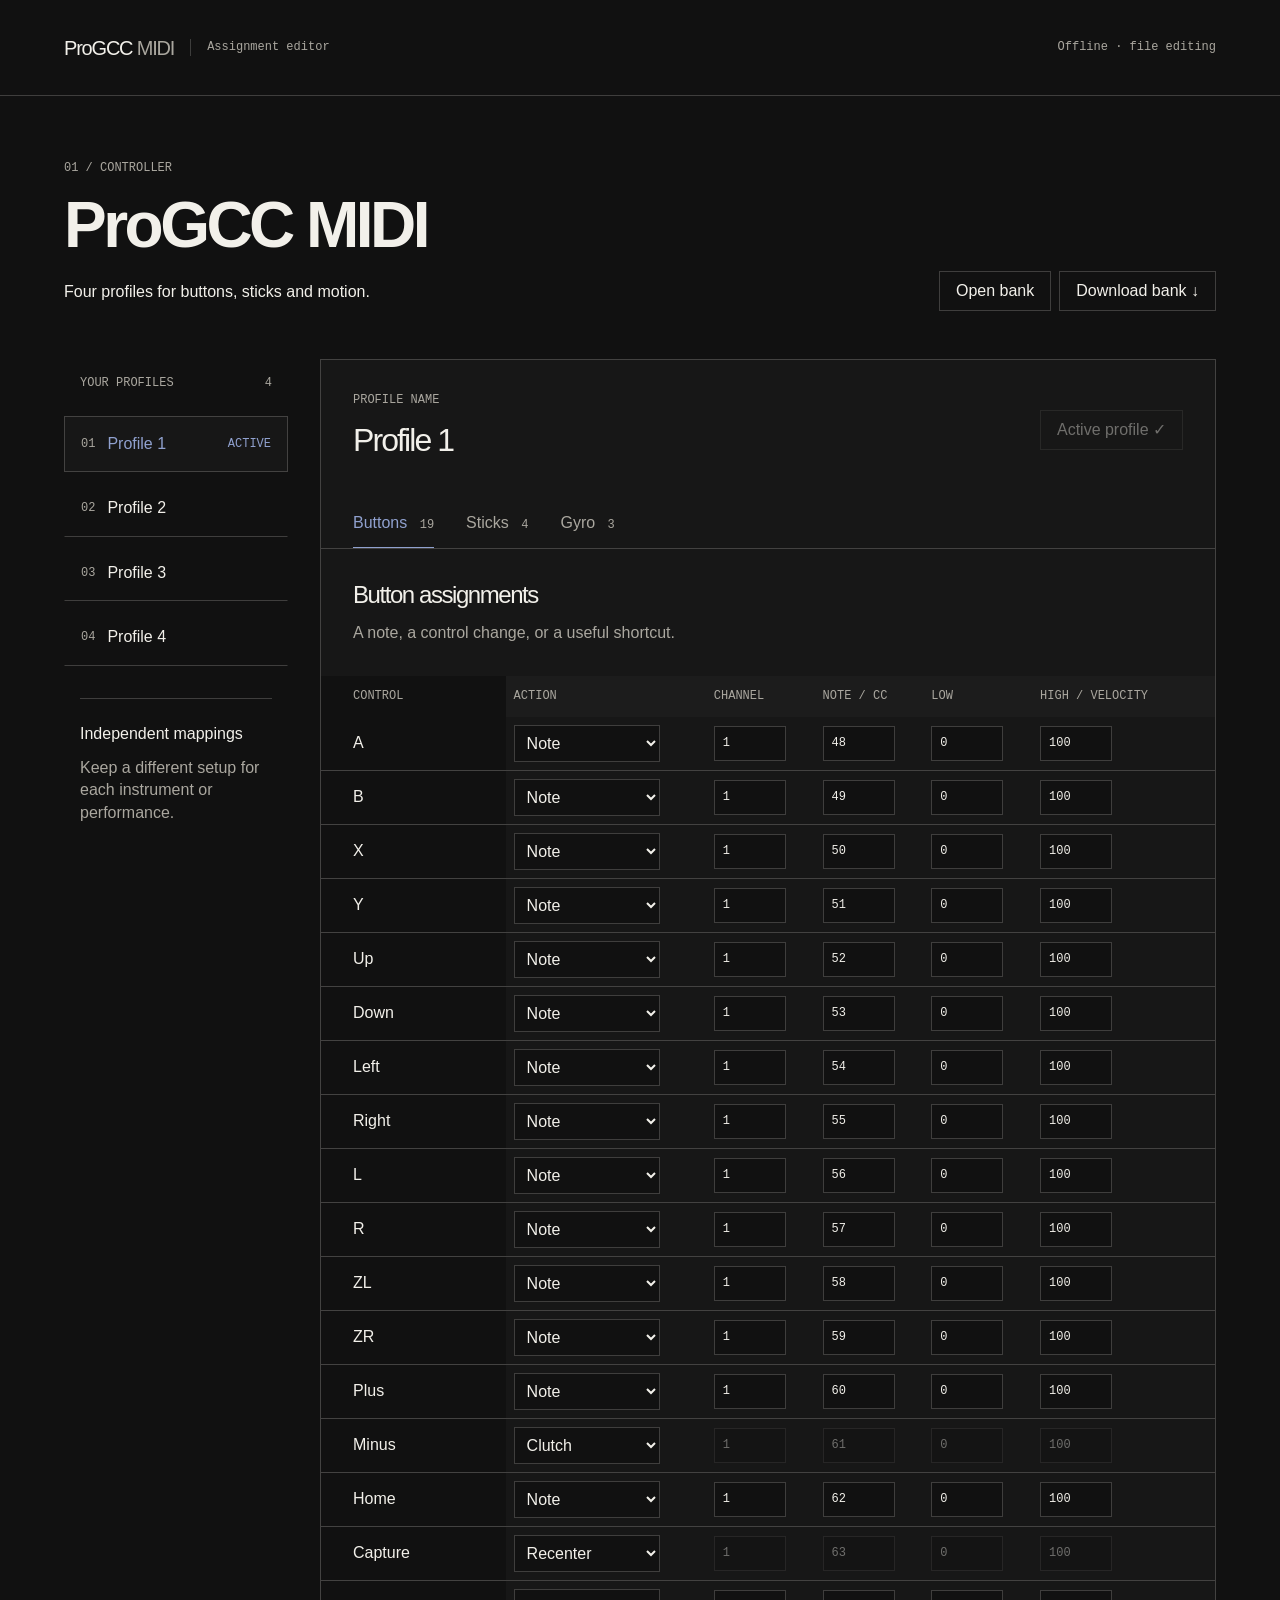
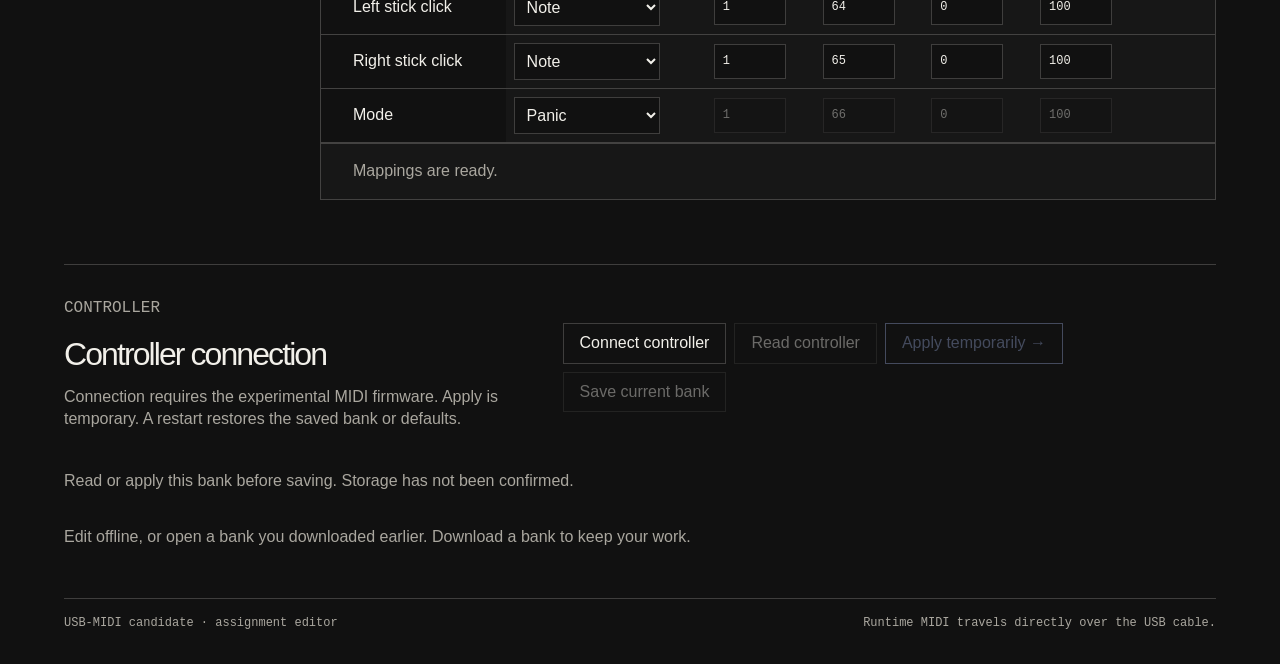
<file: progcc-midi/index.html>
<!doctype html>
<html lang="en">
<head>
  <meta charset="utf-8"><meta name="viewport" content="width=device-width,initial-scale=1">
  <title>ProGCC MIDI — Assignment editor</title>
  <link rel="stylesheet" href="style.css">
</head>
<body>
  <header><div class="brand"><strong>ProGCC <span>MIDI</span></strong><small>Assignment editor</small></div><span id="connection" class="badge">Offline · file editing</span></header>
  <main>
    <section class="intro"><div><p class="eyebrow">01 / Controller</p><h1>ProGCC MIDI</h1><p>Four profiles for buttons, sticks and motion.</p></div><div class="file-actions"><button id="import">Open bank</button><button id="export">Download bank <span aria-hidden="true">↓</span></button><input id="file" type="file" accept=".pmid" hidden></div></section>
    <div class="workspace">
      <aside><div class="aside-title">YOUR PROFILES <span>4</span></div><nav id="profiles" aria-label="Profiles"></nav><div class="aside-note"><span class="dot"></span><strong>Independent mappings</strong><p>Keep a different setup for each instrument or performance.</p></div></aside>
      <section class="panel">
        <div class="profile-head"><div><label for="profile-name">PROFILE NAME</label><input id="profile-name" maxlength="24" aria-label="Profile name"></div><button id="make-active">Use this profile</button></div>
        <div class="tabs" role="tablist" aria-label="Input group"><button role="tab" data-tab="buttons" aria-selected="true">Buttons <span>19</span></button><button role="tab" data-tab="sticks" aria-selected="false">Sticks <span>4</span></button><button role="tab" data-tab="gyro" aria-selected="false">Gyro <span>3</span></button></div>
        <div class="group-intro"><h2 id="group-title">Button assignments</h2><p id="group-description">A note, a control change, or a useful shortcut.</p></div>
        <div id="controls"></div>
        <div class="validation" id="validation" role="status">Mappings are ready.</div>
      </section>
    </div>
    <section class="controller"><div><p class="eyebrow">CONTROLLER</p><h2>Controller connection</h2><p>Connection requires the experimental MIDI firmware. Apply is temporary. A restart restores the saved bank or defaults.</p></div><div class="device-actions"><button id="connect">Connect controller</button><button id="disconnect" hidden>Disconnect</button><button id="read" disabled>Read controller</button><button class="primary" id="apply" disabled>Apply temporarily <span aria-hidden="true">→</span></button><button id="save" disabled aria-describedby="bank-state">Save current bank</button></div></section>
    <p id="bank-state" class="status" role="status" aria-live="polite">Read or apply this bank before saving. Storage has not been confirmed.</p>
    <p id="status" class="status" role="status" aria-live="polite">Edit offline, or open a bank you downloaded earlier. Download a bank to keep your work.</p>
    <footer><span>USB-MIDI candidate · assignment editor</span><span>Runtime MIDI travels directly over the USB cable.</span></footer>
  </main>
  <script type="module" src="app.mjs"></script>
</body>
</html>
</file>
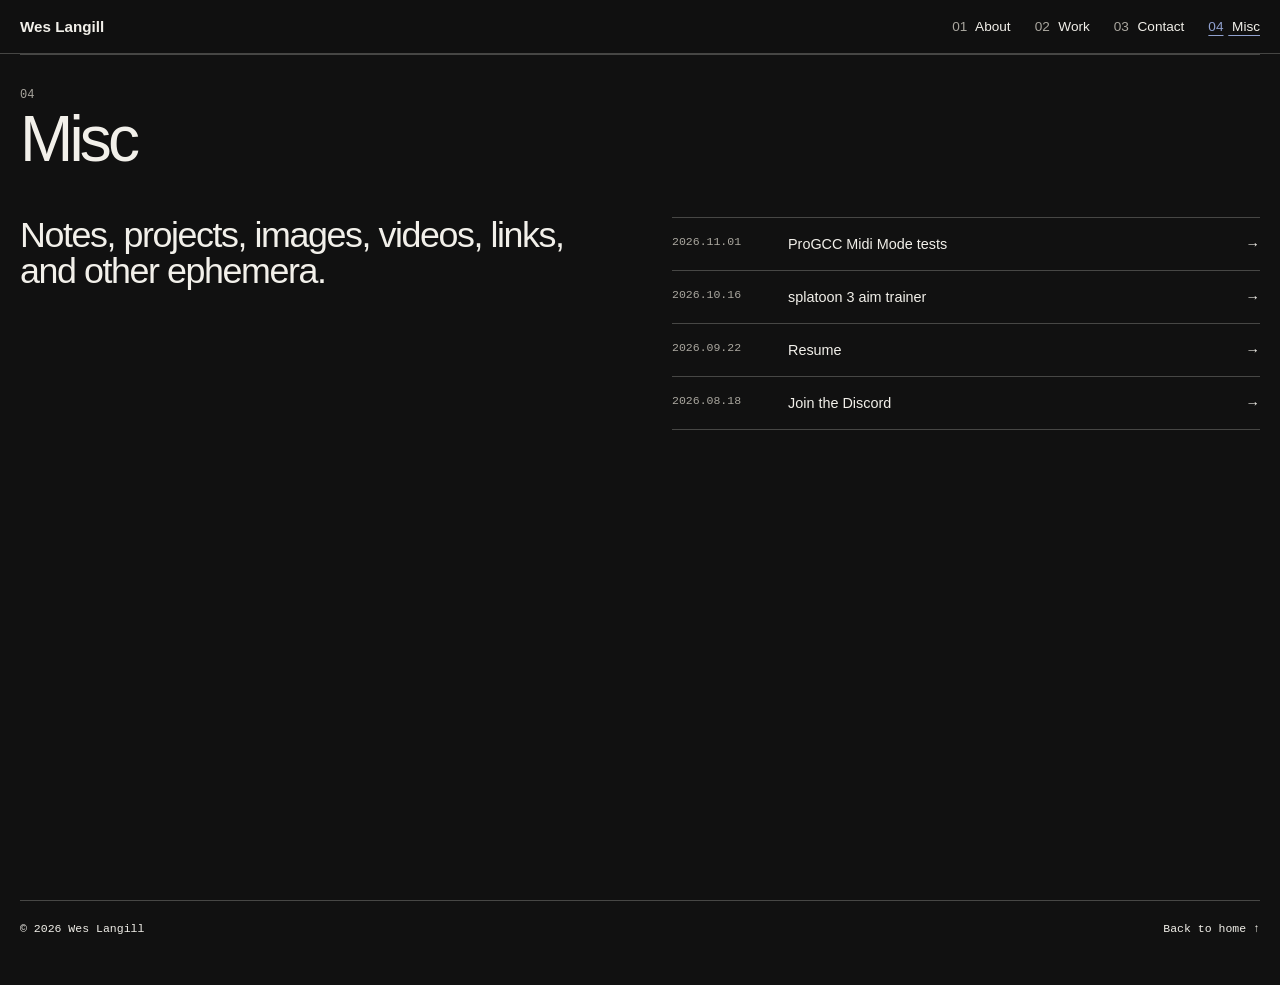
<file: misc.html>
<!DOCTYPE html>
<html lang="en">
<head>
  <meta charset="UTF-8">
  <meta name="viewport" content="width=device-width, initial-scale=1.0">
  <meta name="theme-color" content="#111111">
  <meta name="description" content="Miscellaneous notes, projects, images, videos, and links from Wes Langill.">
  <title>Misc — Wes Langill</title>
  <link rel="icon" href="favicon.svg" type="image/svg+xml">
  <link rel="stylesheet" href="style.css">
</head>

<body>
  <header class="site-header">
    <a class="site-name" href="index.html#top">Wes Langill</a>

    <nav class="site-nav" aria-label="Primary navigation">
      <a href="index.html#about"><span>01</span> About</a>
      <a href="index.html#work"><span>02</span> Work</a>
      <a href="index.html#contact"><span>03</span> Contact</a>
      <a href="misc.html" aria-current="page"><span>04</span> Misc</a>
    </nav>
  </header>

  <main id="top">
    <section class="section misc-page" id="misc">
      <div class="section-heading">
        <p class="section-number">04</p>
        <h1>Misc</h1>
      </div>

      <div class="misc-grid">
        <div>
          <p class="lede">Notes, projects, images, videos, links, and other ephemera.</p>
        </div>

        <div class="post-list">
          <a class="post-row" href="progcc-midi/">
            <time datetime="2026-11-01">2026.11.01</time>
            <span>ProGCC Midi Mode tests</span>
            <span aria-hidden="true">→</span>
          </a>
          <a class="post-row" href="https://www.weslangill.com/steadysquid/">
            <time datetime="2026-10-16">2026.10.16</time>
            <span>splatoon 3 aim trainer</span>
            <span aria-hidden="true">→</span>
          </a>
          <a class="post-row" href="misc/resume.html">
            <time datetime="2026-09-22">2026.09.22</time>
            <span>Resume</span>
            <span aria-hidden="true">→</span>
          </a>
          <a class="post-row" href="https://discord.gg/aaVN2sudDY" target="_blank" rel="noopener noreferrer">
            <time datetime="2026-08-18">2026.08.18</time>
            <span>Join the Discord</span>
            <span aria-hidden="true">→</span>
          </a>
        </div>
      </div>
    </section>
  </main>

  <footer class="site-footer">
    <p>© 2026 Wes Langill</p>
    <a href="index.html#top">Back to home ↑</a>
  </footer>
</body>
</html>
</file>
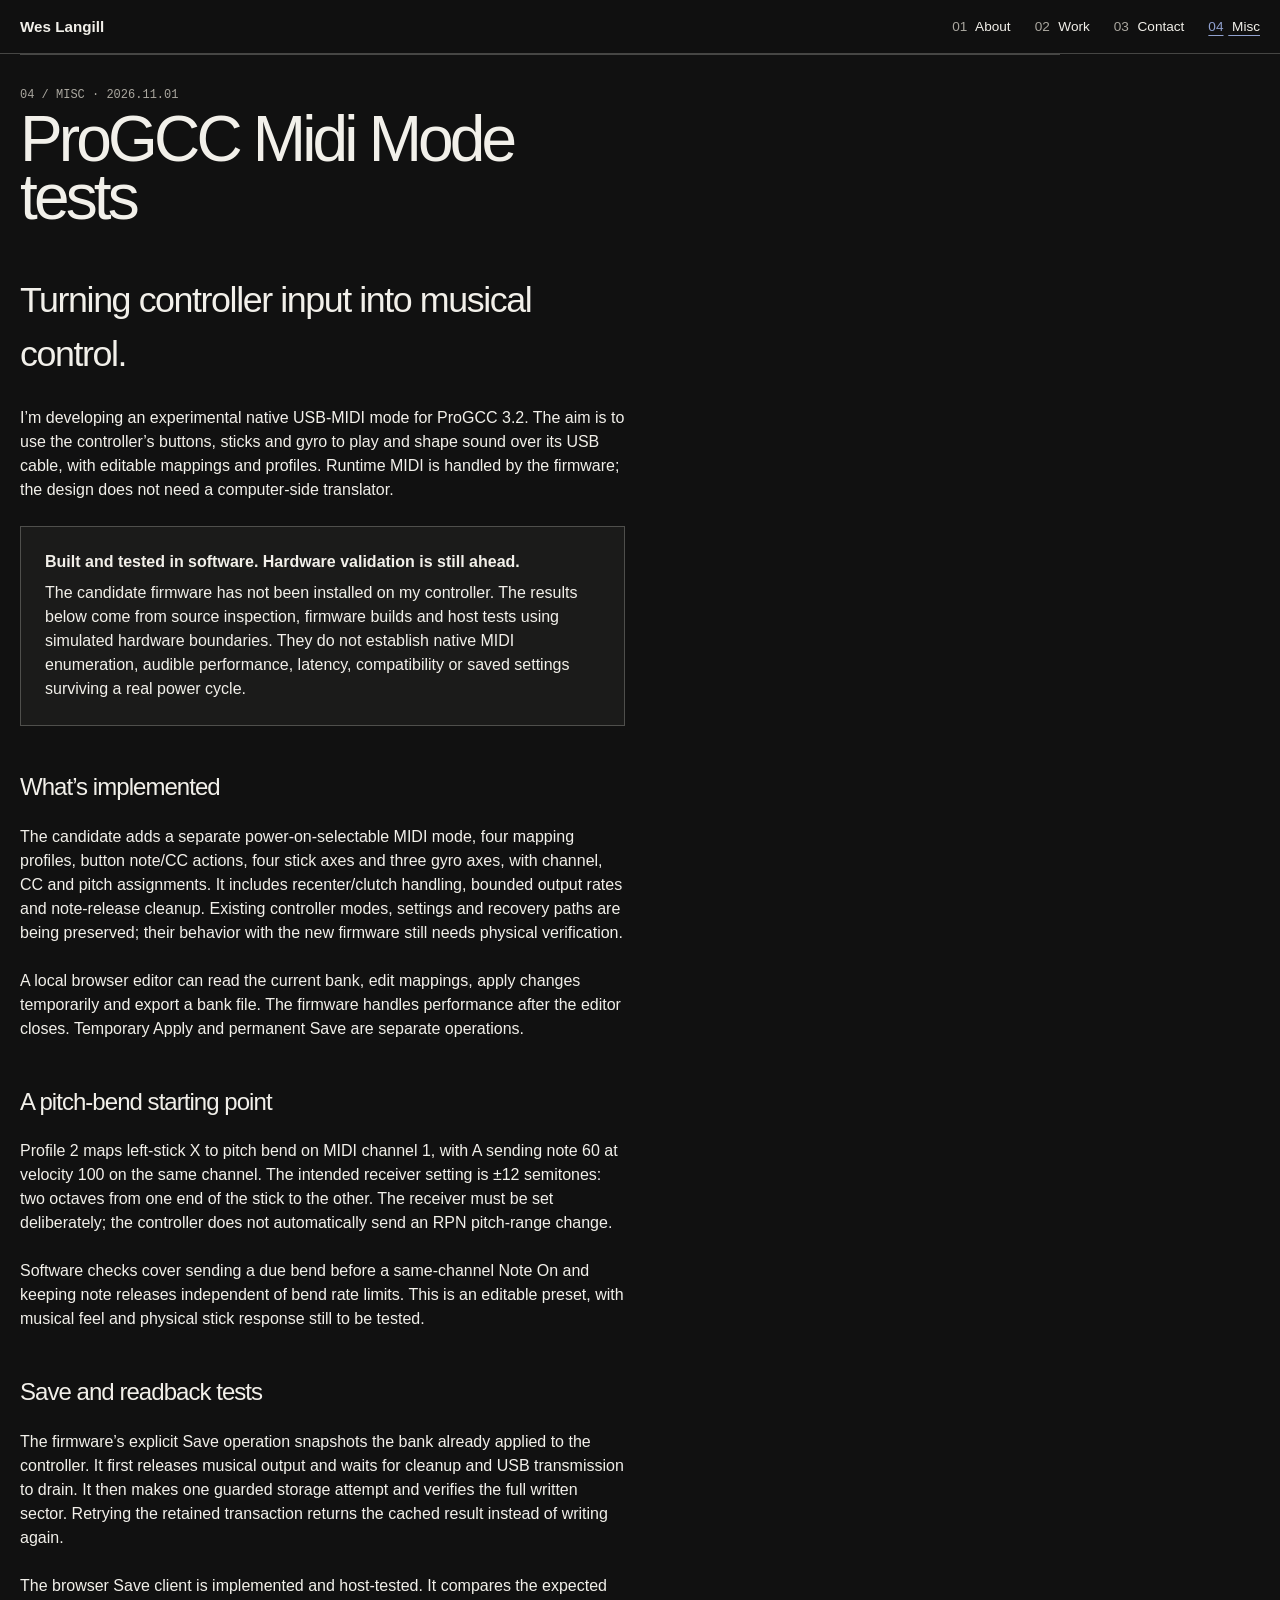
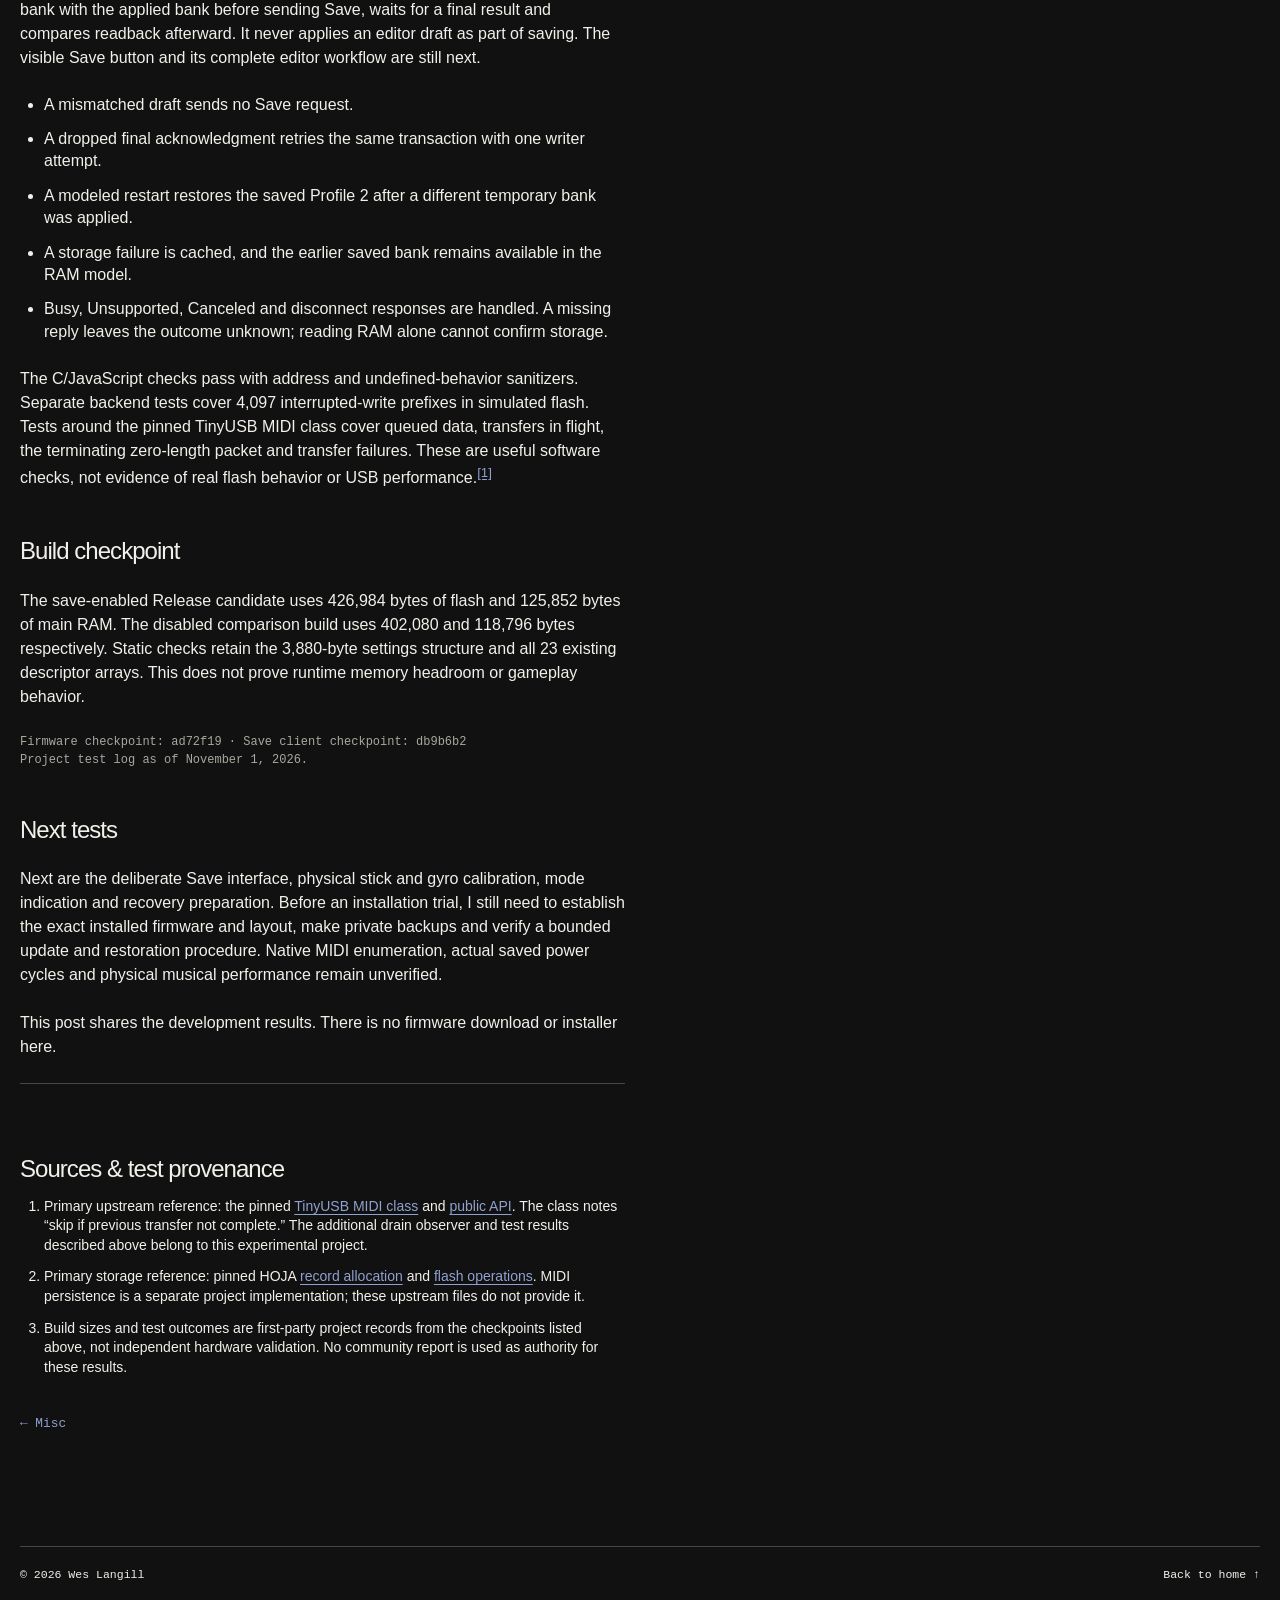
<file: misc/progcc-midi-mode-tests.html>
<!DOCTYPE html>
<html lang="en">
<head>
  <meta charset="UTF-8">
  <meta name="viewport" content="width=device-width, initial-scale=1.0">
  <meta name="theme-color" content="#111111">
  <meta name="description" content="Development notes on an experimental native USB-MIDI mode for ProGCC: mapping, pitch bend, editor and save tests, with hardware validation still ahead.">
  <title>ProGCC Midi Mode tests — Wes Langill</title>
  <link rel="icon" href="../favicon.svg" type="image/svg+xml">
  <link rel="stylesheet" href="../style.css">
  <style>
    .midi-post { max-width: 1040px; }
    .midi-post .section-heading { margin-bottom: 3rem; }
    .midi-post h1 { max-width: 14ch; }
    .midi-copy { max-width: 68ch; }
    .midi-copy > * + * { margin-top: 1.5rem; }
    .midi-copy h2 { margin-top: 3rem; font-size: 1.5rem; line-height: 1.1; letter-spacing: -0.04em; font-weight: 500; }
    .midi-copy p { line-height: 1.5; }
    .midi-copy a { color: var(--signal); text-decoration: underline; text-underline-offset: .18em; }
    .midi-status { padding: 1.5rem; border: 1px solid var(--line); background: var(--panel); }
    .midi-status strong { display: block; margin-bottom: .5rem; }
    .midi-copy li + li { margin-top: .75rem; }
    .midi-copy ul, .midi-copy ol { padding-left: 1.5rem; }
    .midi-meta { font-family: "Courier New", monospace; font-size: .75rem; color: var(--quiet); }
    .midi-sources { border-top: 1px solid var(--line); padding-top: 1.5rem; font-size: .875rem; overflow-wrap: anywhere; }
    @media (max-width: 600px) { .midi-status { padding: 1rem; } }
  </style>
</head>
<body>
  <header class="site-header">
    <a class="site-name" href="../index.html#top">Wes Langill</a>
    <nav class="site-nav" aria-label="Primary navigation">
      <a href="../index.html#about"><span>01</span> About</a>
      <a href="../index.html#work"><span>02</span> Work</a>
      <a href="../index.html#contact"><span>03</span> Contact</a>
      <a href="../misc.html" aria-current="page"><span>04</span> Misc</a>
    </nav>
  </header>
  <main id="top">
    <article class="section midi-post">
      <div class="section-heading">
        <p class="section-number">04 / MISC · <time datetime="2026-11-01">2026.11.01</time></p>
        <h1>ProGCC Midi Mode tests</h1>
      </div>
      <div class="midi-copy">
        <p class="lede">Turning controller input into musical control.</p>
        <p>I’m developing an experimental native USB-MIDI mode for ProGCC 3.2. The aim is to use the controller’s buttons, sticks and gyro to play and shape sound over its USB cable, with editable mappings and profiles. Runtime MIDI is handled by the firmware; the design does not need a computer-side translator.</p>
        <div class="midi-status">
          <strong>Built and tested in software. Hardware validation is still ahead.</strong>
          <p>The candidate firmware has not been installed on my controller. The results below come from source inspection, firmware builds and host tests using simulated hardware boundaries. They do not establish native MIDI enumeration, audible performance, latency, compatibility or saved settings surviving a real power cycle.</p>
        </div>

        <h2>What’s implemented</h2>
        <p>The candidate adds a separate power-on-selectable MIDI mode, four mapping profiles, button note/CC actions, four stick axes and three gyro axes, with channel, CC and pitch assignments. It includes recenter/clutch handling, bounded output rates and note-release cleanup. Existing controller modes, settings and recovery paths are being preserved; their behavior with the new firmware still needs physical verification.</p>
        <p>A local browser editor can read the current bank, edit mappings, apply changes temporarily and export a bank file. The firmware handles performance after the editor closes. Temporary Apply and permanent Save are separate operations.</p>

        <h2>A pitch-bend starting point</h2>
        <p>Profile 2 maps left-stick X to pitch bend on MIDI channel 1, with A sending note 60 at velocity 100 on the same channel. The intended receiver setting is ±12 semitones: two octaves from one end of the stick to the other. The receiver must be set deliberately; the controller does not automatically send an RPN pitch-range change.</p>
        <p>Software checks cover sending a due bend before a same-channel Note On and keeping note releases independent of bend rate limits. This is an editable preset, with musical feel and physical stick response still to be tested.</p>

        <h2>Save and readback tests</h2>
        <p>The firmware’s explicit Save operation snapshots the bank already applied to the controller. It first releases musical output and waits for cleanup and USB transmission to drain. It then makes one guarded storage attempt and verifies the full written sector. Retrying the retained transaction returns the cached result instead of writing again.</p>
        <p>The browser Save client is implemented and host-tested. It compares the expected bank with the applied bank before sending Save, waits for a final result and compares readback afterward. It never applies an editor draft as part of saving. The visible Save button and its complete editor workflow are still next.</p>
        <ul>
          <li>A mismatched draft sends no Save request.</li>
          <li>A dropped final acknowledgment retries the same transaction with one writer attempt.</li>
          <li>A modeled restart restores the saved Profile 2 after a different temporary bank was applied.</li>
          <li>A storage failure is cached, and the earlier saved bank remains available in the RAM model.</li>
          <li>Busy, Unsupported, Canceled and disconnect responses are handled. A missing reply leaves the outcome unknown; reading RAM alone cannot confirm storage.</li>
        </ul>
        <p>The C/JavaScript checks pass with address and undefined-behavior sanitizers. Separate backend tests cover 4,097 interrupted-write prefixes in simulated flash. Tests around the pinned TinyUSB MIDI class cover queued data, transfers in flight, the terminating zero-length packet and transfer failures. These are useful software checks, not evidence of real flash behavior or USB performance.<sup><a href="#source-1" aria-label="Source 1">[1]</a></sup></p>

        <h2>Build checkpoint</h2>
        <p>The save-enabled Release candidate uses 426,984 bytes of flash and 125,852 bytes of main RAM. The disabled comparison build uses 402,080 and 118,796 bytes respectively. Static checks retain the 3,880-byte settings structure and all 23 existing descriptor arrays. This does not prove runtime memory headroom or gameplay behavior.</p>
        <p class="midi-meta">Firmware checkpoint: ad72f19 · Save client checkpoint: db9b6b2<br>Project test log as of November 1, 2026.</p>

        <h2>Next tests</h2>
        <p>Next are the deliberate Save interface, physical stick and gyro calibration, mode indication and recovery preparation. Before an installation trial, I still need to establish the exact installed firmware and layout, make private backups and verify a bounded update and restoration procedure. Native MIDI enumeration, actual saved power cycles and physical musical performance remain unverified.</p>
        <p>This post shares the development results. There is no firmware download or installer here.</p>

        <div class="midi-sources">
          <h2>Sources &amp; test provenance</h2>
          <ol>
            <li id="source-1">Primary upstream reference: the pinned <a href="https://github.com/hathach/tinyusb/blob/86ad6e56c1700e85f1c5678607a762cfe3aa2f47/src/class/midi/midi_device.c">TinyUSB MIDI class</a> and <a href="https://github.com/hathach/tinyusb/blob/86ad6e56c1700e85f1c5678607a762cfe3aa2f47/src/class/midi/midi_device.h">public API</a>. The class notes “skip if previous transfer not complete.” The additional drain observer and test results described above belong to this experimental project.</li>
            <li>Primary storage reference: pinned HOJA <a href="https://github.com/HandHeldLegend/HOJA-LIB-RP2040/blob/f92a0e32995b8ae7ceb780376adf2a11c5ceabc5/src/hal/rp2040/record_hal.c">record allocation</a> and <a href="https://github.com/HandHeldLegend/HOJA-LIB-RP2040/blob/f92a0e32995b8ae7ceb780376adf2a11c5ceabc5/src/hal/rp2040/flash_hal.c">flash operations</a>. MIDI persistence is a separate project implementation; these upstream files do not provide it.</li>
            <li>Build sizes and test outcomes are first-party project records from the checkpoints listed above, not independent hardware validation. No community report is used as authority for these results.</li>
          </ol>
        </div>
      </div>
      <a class="resume-back" href="../misc.html">← Misc</a>
    </article>
  </main>
  <footer class="site-footer">
    <p>© 2026 Wes Langill</p>
    <a href="../index.html#top">Back to home ↑</a>
  </footer>
</body>
</html>
</file>
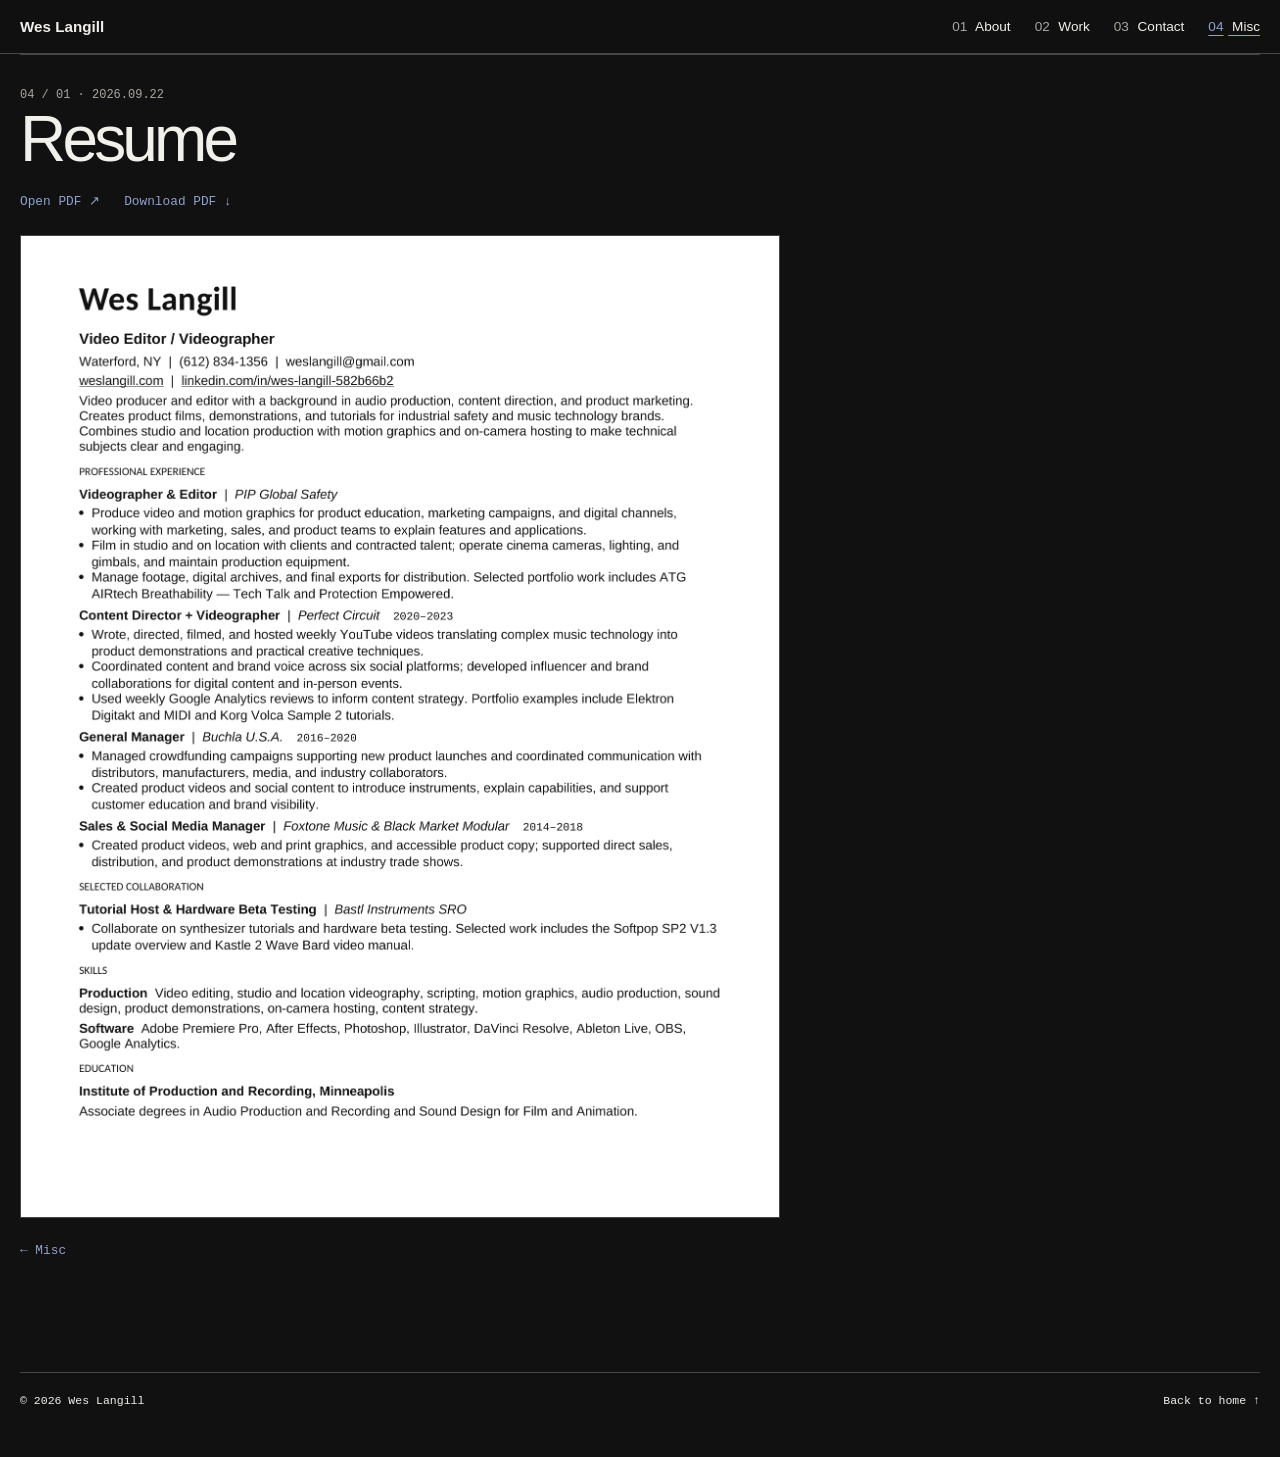
<file: misc/resume.html>
<!DOCTYPE html>
<html lang="en">
<head>
  <meta charset="UTF-8">
  <meta name="viewport" content="width=device-width, initial-scale=1.0">
  <meta name="theme-color" content="#111111">
  <meta name="description" content="Wes Langill’s resume for video production, editing, and audio work.">
  <title>Resume — Wes Langill</title>
  <link rel="icon" href="../favicon.svg" type="image/svg+xml">
  <link rel="stylesheet" href="../style.css">
</head>

<body>
  <header class="site-header">
    <a class="site-name" href="../index.html#top">Wes Langill</a>

    <nav class="site-nav" aria-label="Primary navigation">
      <a href="../index.html#about"><span>01</span> About</a>
      <a href="../index.html#work"><span>02</span> Work</a>
      <a href="../index.html#contact"><span>03</span> Contact</a>
      <a href="../misc.html" aria-current="page"><span>04</span> Misc</a>
    </nav>
  </header>

  <main id="top">
    <article class="section resume-post">
      <div class="section-heading">
        <p class="section-number">04 / 01 · 2026.09.22</p>
        <h1>Resume</h1>
      </div>

      <div class="resume-actions">
        <a href="wes-langill-resume-2026.pdf">Open PDF ↗</a>
        <a href="wes-langill-resume-2026.pdf" download>Download PDF ↓</a>
      </div>

      <a class="resume-preview" href="wes-langill-resume-2026.pdf" aria-label="Open Wes Langill’s resume as a PDF">
        <img src="wes-langill-resume-2026.png" alt="Preview of Wes Langill’s resume" width="1547" height="2002">
      </a>

      <a class="resume-back" href="../misc.html">← Misc</a>
    </article>
  </main>

  <footer class="site-footer">
    <p>© 2026 Wes Langill</p>
    <a href="../index.html#top">Back to home ↑</a>
  </footer>
</body>
</html>
</file>
<file: progcc-midi/style.css>
/* Wes Langill website style reference, 29 Sep 2026. Four colors only. */
:root{color-scheme:dark;--ink:#111111;--paper:#F2F0EA;--quiet:#AAA79F;--signal:#90A1CF;--rule:rgba(242,240,234,.2);--panel:rgba(242,240,234,.025);--mono:"Courier New",monospace}
*{box-sizing:border-box}body{margin:0;background:var(--ink);color:var(--paper);font:16px/1.4 Arial,sans-serif}header{min-height:96px;border-bottom:1px solid var(--rule);display:flex;align-items:center;justify-content:space-between;padding:24px 64px;gap:24px}.brand{display:flex;align-items:center;gap:16px}.brand strong{font-size:20px;font-weight:500;letter-spacing:-.06em}.brand strong span{color:var(--quiet)}.brand small,.badge{font:12px/1.4 var(--mono);color:var(--quiet)}.brand small{border-left:1px solid var(--rule);padding-left:16px}.badge{padding:8px 0;white-space:nowrap}.mark{display:none}main{max-width:1536px;margin:auto;padding:64px 64px 32px}.intro{display:flex;justify-content:space-between;align-items:flex-end;margin-bottom:48px;gap:32px}.eyebrow{color:var(--quiet);font:12px/1.4 var(--mono);letter-spacing:0;text-transform:uppercase;margin:0 0 16px}h1{font-size:64px;letter-spacing:-.055em;line-height:1;font-weight:700;margin:0 0 24px}p{color:var(--quiet);margin:8px 0}.intro>div>p:last-child{color:var(--paper)}button{font:16px/1.4 Arial,sans-serif;cursor:pointer;color:var(--paper);background:transparent;border:1px solid var(--rule);border-radius:0;padding:8px 16px;white-space:nowrap}button:hover:not(:disabled){border-color:var(--signal);color:var(--signal);background:var(--panel)}button:disabled{cursor:default;opacity:.4}.file-actions,.device-actions{display:flex;gap:8px;flex-wrap:wrap}.workspace{display:grid;grid-template-columns:224px minmax(0,1fr);gap:32px}aside{padding-top:16px}.aside-title{font:12px/1.4 var(--mono);letter-spacing:0;color:var(--quiet);display:flex;justify-content:space-between;padding:0 16px;margin-bottom:24px}.aside-title span{color:var(--quiet)}#profiles{display:grid;gap:8px}#profiles button{display:flex;align-items:center;gap:12px;text-align:left;padding:16px;border:1px solid transparent;border-bottom-color:var(--rule);min-width:0}#profiles button.selected{background:var(--panel);border-color:var(--rule);color:var(--signal)}.profile-number{font:12px/1.4 var(--mono);color:var(--quiet)}#profiles .name{flex:1;min-width:0;overflow:hidden;text-overflow:ellipsis}.active-mark{font:12px/1.4 var(--mono);color:var(--signal);background:none;border-radius:0;padding:0}.aside-note{border-top:1px solid var(--rule);margin:32px 16px;padding-top:24px}.aside-note strong{font-weight:400}.aside-note p{margin:12px 0}.dot{display:none}.panel{background:var(--panel);border:1px solid var(--rule);border-radius:0;overflow:hidden;min-width:0}.profile-head{display:flex;align-items:center;justify-content:space-between;padding:32px;gap:24px}.profile-head label{display:block;font:12px/1.4 var(--mono);letter-spacing:0;color:var(--quiet);margin-bottom:12px}.profile-head input{font:500 32px/1.2 Arial,sans-serif;letter-spacing:-.06em;background:transparent;border:0;border-bottom:1px solid transparent;width:100%;max-width:320px;border-radius:0;padding:0 0 8px}.profile-head input:focus{border-bottom-color:var(--signal);outline:0}.tabs{display:flex;border-bottom:1px solid var(--rule);padding:0 32px;gap:32px}.tabs button{background:none;border:0;border-bottom:1px solid transparent;border-radius:0;padding:12px 0;color:var(--quiet)}.tabs button[aria-selected=true]{color:var(--signal);border-color:var(--signal)}.tabs span{font:12px/1.4 var(--mono);margin-left:8px;color:var(--quiet)}.group-intro{padding:32px 32px 24px}h2{font-size:24px;line-height:1.2;margin:0 0 12px;font-weight:500;letter-spacing:-.06em}.group-intro p{font-size:16px}.table-wrap{overflow-x:auto}table{border-collapse:collapse;width:100%;text-align:left;font-size:16px}th{font:12px/1.4 var(--mono);letter-spacing:0;text-transform:uppercase;color:var(--quiet);background:rgba(242,240,234,.025);padding:12px 8px;white-space:nowrap}td{padding:8px;border-bottom:1px solid var(--rule)}td:first-child,th:first-child{padding-left:32px;position:sticky;left:0;z-index:1;background:var(--ink)}td:first-child{min-width:128px;font-weight:400}td:last-child,th:last-child{padding-right:32px}input,select{font:16px/1.4 Arial,sans-serif;color:var(--paper);background:var(--ink);border:1px solid var(--rule);border-radius:0;padding:8px;max-width:100%}input[type=number]{font:12px/1.4 var(--mono);width:96px}#controls .table-wrap:first-child input[type=number]{width:72px}select{min-width:112px}input:disabled,select:disabled{opacity:.4}input[type=checkbox]{accent-color:var(--signal);width:16px;height:16px;margin:8px}.validation{font-size:16px;padding:16px 32px;color:var(--quiet);background:transparent;border-top:1px solid var(--rule);min-height:56px}.validation.error{background:rgba(242,240,234,.05);border-top-color:var(--signal);color:var(--paper)}.motion-title{margin:32px 32px 16px;font:12px/1.4 var(--mono);text-transform:uppercase;color:var(--quiet)}.controller{display:flex;justify-content:space-between;align-items:center;gap:32px;border-top:1px solid var(--rule);margin-top:64px;padding-top:32px}.controller p{font-size:16px;max-width:480px}.controller h2{font-size:32px}.primary{background:transparent;color:var(--signal);border-color:var(--signal);font-weight:400}.primary:hover:not(:disabled){background:var(--signal);color:var(--ink);border-color:var(--signal)}.status{min-height:48px;font-size:16px;padding-top:24px}.status.error{color:var(--paper)}footer{margin-top:48px;padding-top:16px;border-top:1px solid var(--rule);display:flex;justify-content:space-between;font:12px/1.4 var(--mono);color:var(--quiet);gap:24px}:focus-visible{outline:2px solid var(--signal);outline-offset:4px}[hidden]{display:none!important}img,video{filter:saturate(.1)}img:hover,img:focus,video:hover,video:focus{filter:saturate(1)}
@media(max-width:1200px){header{padding:24px 32px}main{padding:48px 32px 24px}.workspace{grid-template-columns:192px minmax(0,1fr);gap:24px}.controller{align-items:flex-start;flex-direction:column;gap:24px}.brand small{display:none}}
@media(max-width:720px){header{padding:16px;min-height:96px;align-items:flex-start;flex-direction:column;gap:12px}main{padding:48px 16px 24px}h1{font-size:48px}.intro{align-items:flex-start;flex-direction:column;gap:24px;margin-bottom:48px}.workspace{display:block}aside{margin-bottom:48px}#profiles{grid-template-columns:repeat(2,minmax(0,1fr))}#profiles button{align-items:flex-start;flex-wrap:wrap;gap:8px}.profile-number{flex-basis:100%}#profiles .name{flex-basis:100%}.aside-note{display:none}.profile-head{padding:24px 16px;align-items:flex-start;flex-direction:column;gap:16px}.tabs{padding:0 16px;gap:24px}.group-intro{padding:24px 16px}td:first-child,th:first-child{padding-left:16px}td:last-child,th:last-child{padding-right:16px}.validation{padding:16px}.motion-title{margin:32px 16px 16px}.controller{margin-top:48px;padding-top:24px}.device-actions button{flex:1}.status{padding-top:24px}footer{margin-top:48px;flex-direction:column;gap:12px}}
</file>
<file: style.css>
/* ---------- Base ---------- */

:root {
  --ink: #111111;
  --paper: #f2f0ea;
  --quiet: #aaa79f;
  --signal: #90a1cf;
  --bg: var(--ink);
  --text: var(--paper);
  --muted: var(--quiet);
  --accent: var(--signal);
  --line: rgba(242, 240, 234, 0.24);
  --panel: rgba(242, 240, 234, 0.045);
  --max-width: 1500px;
}

* {
  box-sizing: border-box;
}

html {
  scroll-behavior: smooth;
}

body {
  margin: 0;
  background: var(--bg);
  color: var(--text);
  font-family: Arial, Helvetica, sans-serif;
  font-size: 16px;
  line-height: 1.4;
}

a {
  color: inherit;
  text-decoration: none;
}

a:hover {
  text-decoration: underline;
  text-underline-offset: 0.18em;
}

a:focus-visible {
  outline: 2px solid var(--signal);
  outline-offset: 4px;
}

p,
h1,
h2,
h3,
figure {
  margin: 0;
}

code {
  font-family: "Courier New", monospace;
  font-size: 0.9em;
}

::selection {
  background: var(--signal);
  color: var(--ink);
}


/* ---------- Header ---------- */

.site-header {
  position: sticky;
  top: 0;
  z-index: 10;
  display: flex;
  align-items: center;
  justify-content: space-between;
  gap: 2rem;
  width: 100%;
  padding: 1rem 1.25rem;
  border-bottom: 1px solid var(--line);
  background: rgba(17, 17, 17, 0.92);
  backdrop-filter: blur(10px);
}

.site-name {
  font-size: 0.95rem;
  font-weight: 700;
  letter-spacing: 0;
}

.site-nav {
  display: flex;
  gap: 1.5rem;
  font-size: 0.85rem;
}

.site-nav span {
  color: var(--muted);
  margin-right: 0.3rem;
}

.site-nav a[aria-current="page"] {
  text-decoration: underline;
  text-decoration-color: var(--signal);
  text-underline-offset: 0.3em;
}

.site-nav a[aria-current="page"] span {
  color: var(--signal);
}


/* ---------- Global sections ---------- */

main,
.site-footer {
  width: min(calc(100% - 2.5rem), var(--max-width));
  margin: 0 auto;
}

.section {
  padding: 2rem 0 7rem;
  border-top: 1px solid var(--line);
  scroll-margin-top: 4rem;
}

.section-heading {
  display: grid;
  grid-template-columns: 1fr;
  gap: 0.45rem;
  margin-bottom: 3rem;
}

#work .section-heading {
  margin-bottom: 1rem;
}

.section-number {
  color: var(--muted);
  font-family: "Courier New", monospace;
  font-size: 0.75rem;
}

.section-heading h1,
.section-heading h2 {
  margin: 0;
  font-size: clamp(2.4rem, 5vw, 6rem);
  line-height: 0.9;
  letter-spacing: -0.06em;
  font-weight: 500;
}

.misc-page {
  min-height: calc(100vh - 54px);
  min-height: calc(100svh - 54px);
}

.lede {
  max-width: 28ch;
  font-size: clamp(1.5rem, 2.8vw, 3rem);
  line-height: 1.02;
  letter-spacing: -0.04em;
}

.muted {
  color: var(--muted);
  margin-top: 1.5rem;
}


/* ---------- Hero ---------- */

.hero {
  display: flex;
  flex-direction: column;
  gap: clamp(2rem, 5vw, 5rem);
  padding: 1.25rem 0 4rem;
}

.eyebrow {
  font-family: "Courier New", monospace;
  font-size: 0.75rem;
  text-transform: uppercase;
}

.hero h1 {
  white-space: nowrap;
  font-family: Arial, Helvetica, sans-serif;
  font-size: clamp(4rem, 11vw, 10rem);
  line-height: 0.82;
  letter-spacing: -0.055em;
  font-weight: 700;
}


/* ---------- About ---------- */

.about-grid {
  display: grid;
  grid-template-columns: 1fr 1fr;
  gap: 5vw;
  align-items: start;
}

.about-copy {
  display: grid;
  gap: 2rem;
}

.about-copy .lede {
  font-weight: 300;
}

.about-copy > p:not(.lede) {
  max-width: 52ch;
}

.about-link {
  color: var(--accent);
}

.portrait {
  aspect-ratio: 4 / 5;
  overflow: hidden;
  background: var(--panel);
  border: 1px solid var(--line);
}

.portrait img {
  display: block;
  width: 100%;
  height: 100%;
  object-fit: cover;
  object-position: center;
}


/* ---------- Work ---------- */

.work-group {
  display: grid;
  grid-template-columns: 160px 1fr;
}

.work-group + .work-group {
  margin-top: 7rem;
}

.current-work > .role,
.past-work > .role {
  grid-column: 2;
}

.work-group-label {
  padding-top: 1.25rem;
  font-family: "Courier New", monospace;
  font-size: 0.75rem;
  text-transform: uppercase;
}

.role {
  padding: 1.25rem 0 4rem;
  border-top: 1px solid var(--line);
}

.featured-role {
  border-top: 0;
}

.reel-video {
  width: 100%;
  aspect-ratio: 16 / 9;
  overflow: hidden;
  background: var(--panel);
  border: 1px solid var(--line);
}

.reel-video iframe {
  display: block;
  width: 100%;
  height: 100%;
  border: 0;
}

.role-heading,
.compact-role {
  display: grid;
  grid-template-columns: minmax(0, 1fr) auto;
  gap: 1rem;
  align-items: start;
}

.role h3 {
  max-width: 24ch;
  font-size: clamp(1.5rem, 3.5vw, 4.25rem);
  line-height: 0.95;
  letter-spacing: -0.05em;
  font-weight: 500;
}

.bastl-role h3 {
  max-width: none;
  white-space: nowrap;
  font-size: clamp(1.5rem, 2.8vw, 3.5rem);
}

.company {
  margin-top: 0.5rem;
  color: var(--muted);
  font-size: 0.9rem;
}

.role-date {
  white-space: nowrap;
  font-family: "Courier New", monospace;
  font-size: 0.75rem;
  color: var(--muted);
}

.video-grid {
  display: grid;
  grid-template-columns: repeat(2, minmax(0, 1fr));
  gap: 2.5rem 1rem;
  margin-top: 3rem;
}

.video-card {
  display: block;
}

.video-card:hover {
  text-decoration: none;
}

.video-thumb {
  position: relative;
  aspect-ratio: 16 / 9;
  overflow: hidden;
  background: var(--panel);
  border: 1px solid var(--line);
  transition: transform 160ms ease;
}

.video-thumb img {
  display: block;
  width: 100%;
  height: 100%;
  object-fit: cover;
  filter: saturate(0.1);
  transition: filter 200ms ease;
}

.video-card:hover .video-thumb {
  transform: scale(0.985);
}

.video-card:hover .video-thumb img,
.video-card:focus-visible .video-thumb img {
  filter: saturate(1);
}

.video-thumb span {
  position: absolute;
  top: 0.7rem;
  right: 0.7rem;
  padding: 0.2rem 0.35rem;
  background: var(--bg);
  border: 1px solid var(--line);
  font-family: "Courier New", monospace;
  font-size: 0.7rem;
}

.video-card p {
  margin-top: 0.6rem;
  font-size: 0.85rem;
}

.compact-role {
  display: block;
  padding-bottom: 1.25rem;
}

.compact-role h3 {
  font-size: clamp(1.4rem, 3vw, 3.5rem);
}

.compact-role.with-mini-videos {
  display: grid;
  grid-template-columns: minmax(0, 1fr) auto;
  align-items: center;
  gap: 1.25rem;
}

.role-meta {
  display: flex;
  align-items: baseline;
  justify-content: flex-start;
  gap: 0.75rem;
}

.past-work .company {
  font-style: italic;
}

.mini-video-list {
  display: grid;
  grid-template-columns: repeat(2, 104px);
  gap: 0.5rem;
}

.mini-video-card {
  display: block;
  aspect-ratio: 16 / 9;
  overflow: hidden;
  border: 1px solid var(--line);
}

.mini-video-card img {
  display: block;
  width: 100%;
  height: 100%;
  object-fit: cover;
  filter: saturate(0.1);
  transition: filter 200ms ease;
}

.mini-video-card:hover img,
.mini-video-card:focus-visible img {
  filter: saturate(1);
}


/* ---------- Contact ---------- */

.contact-grid,
.misc-grid {
  display: grid;
  grid-template-columns: 1fr 1fr;
  gap: 5vw;
}

.contact-links {
  display: flex;
  flex-direction: column;
  align-items: flex-start;
}

.big-link {
  font-size: clamp(1.5rem, 3.4vw, 4rem);
  line-height: 0.95;
  letter-spacing: -0.05em;
  overflow-wrap: anywhere;
}

.social-links {
  display: flex;
  flex-wrap: wrap;
  gap: 0.7rem 1.5rem;
  margin-top: 3rem;
  font-family: "Courier New", monospace;
  font-size: 0.8rem;
  text-transform: uppercase;
}


/* ---------- Misc ---------- */

.post-list {
  border-top: 1px solid var(--line);
}

.post-row {
  display: grid;
  grid-template-columns: 100px 1fr auto;
  gap: 1rem;
  padding: 1rem 0;
  border-bottom: 1px solid var(--line);
  font-size: 0.9rem;
}

.post-row > :first-child {
  font-family: "Courier New", monospace;
  font-size: 0.72rem;
  color: var(--muted);
}

.resume-post .section-heading {
  margin-bottom: 1.5rem;
}

.resume-actions {
  display: flex;
  flex-wrap: wrap;
  gap: 0.75rem 1.5rem;
  margin-bottom: 1.5rem;
  color: var(--signal);
  font-family: "Courier New", monospace;
  font-size: 0.8rem;
}

.resume-preview {
  display: block;
  width: min(100%, 760px);
}

.resume-preview img {
  display: block;
  width: 100%;
  height: auto;
  border: 1px solid var(--line);
}

.resume-back {
  display: inline-block;
  margin-top: 1.5rem;
  color: var(--signal);
  font-family: "Courier New", monospace;
  font-size: 0.8rem;
}

/* ---------- Footer ---------- */

.site-footer {
  display: flex;
  justify-content: space-between;
  gap: 1rem;
  padding: 1.25rem 0 3rem;
  border-top: 1px solid var(--line);
  font-family: "Courier New", monospace;
  font-size: 0.72rem;
}


/* ---------- Mobile ---------- */

@media (max-width: 760px) {
  .site-header {
    align-items: flex-start;
  }

  .site-nav {
    display: grid;
    grid-template-columns: repeat(2, auto);
    gap: 0.35rem 1rem;
  }

  .hero h1 {
    font-size: clamp(2.8rem, 12vw, 6rem);
  }

  .section {
    padding-bottom: 3.5rem;
  }

  .section-heading {
    grid-template-columns: 1fr;
    margin-bottom: 2rem;
  }

  #work .section-heading {
    margin-bottom: 1rem;
  }

  .about-grid,
  .contact-grid,
  .misc-grid {
    grid-template-columns: 1fr;
    gap: 3rem;
  }

  .misc-page .misc-grid {
    gap: 1.5rem;
  }

  .work-group {
    grid-template-columns: 1fr;
  }

  .current-work > .role,
  .past-work > .role {
    grid-column: 1;
  }

  .work-group-label {
    padding-top: 0;
    margin-bottom: 0.25rem;
  }

  .current-work > .featured-role {
    padding-top: 0.5rem;
  }

  .work-group + .work-group {
    margin-top: 3rem;
  }

  .current-work > .role:last-child,
  .past-work > .role:last-child {
    padding-bottom: 0;
  }

  .video-grid {
    grid-template-columns: 1fr;
    gap: 2rem;
  }

  .role-heading,
  .compact-role {
    grid-template-columns: 1fr;
  }

  .compact-role.with-mini-videos {
    grid-template-columns: minmax(0, 1fr) auto;
    gap: 0.75rem;
  }

  .mini-video-list {
    grid-template-columns: repeat(2, 72px);
  }

  .bastl-role h3 {
    white-space: normal;
  }

  .post-row {
    grid-template-columns: 78px 1fr auto;
  }

  .contact-grid {
    gap: 2rem;
  }

  .social-links {
    margin-top: 1.5rem;
  }
}

@media (prefers-reduced-motion: reduce) {
  html {
    scroll-behavior: auto;
  }

  .video-thumb {
    transition: none;
  }

  .video-thumb img,
  .mini-video-card img {
    transition: none;
  }
}
</file>
